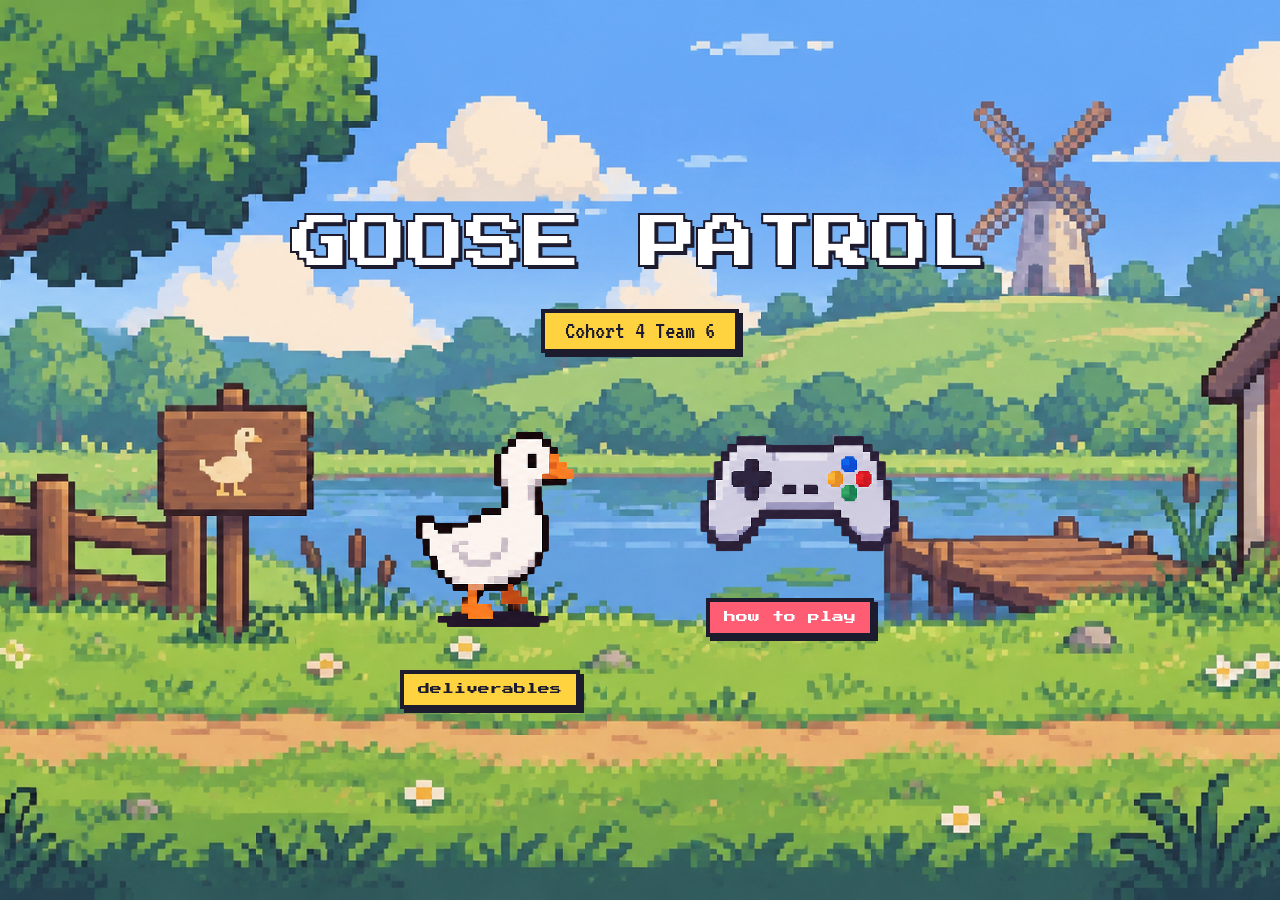
<file: index.html>
<!DOCTYPE html>
<html lang="en">
<head>
    <meta charset="UTF-8">
    <meta name="viewport" content="width=device-width, initial-scale=1.0">
    <title>Our Game</title>
    <link rel="preconnect" href="https://fonts.googleapis.com">
    <link rel="preconnect" href="https://fonts.gstatic.com" crossorigin>
    <link href="https://fonts.googleapis.com/css2?family=Press+Start+2P&family=VT323&display=swap" rel="stylesheet">
    <link rel="stylesheet" href="style.css">
</head>

<body>

    <main class="title-screen">

        <h1>GOOSE PATROL</h1>

        <p>Cohort 4 Team 6</p>

        <div class="link-row">

            <div class="link-item">
                <a href="documents.html" class="goose-link">
                    <span class="sprite">
                        <img src="images/goose1.png" alt="click the image to enter" class="frame frame-a">
                        <img src="images/goose2.png" alt="" aria-hidden="true" class="frame frame-b">
                    </span>
                </a>
                <p>deliverables</p>
            </div>

            <div class="link-item">
                <a href="controls.html" class="goose-link">
                    <span class="sprite">
                        <img src="images/control1.png" alt="click the image to see how to play" class="frame frame-a">
                        <img src="images/control2.png" alt="" aria-hidden="true" class="frame frame-b">
                    </span>
                </a>
                <p>how to play</p>
            </div>

        </div>

    </main>

</body>
</html>
</file>
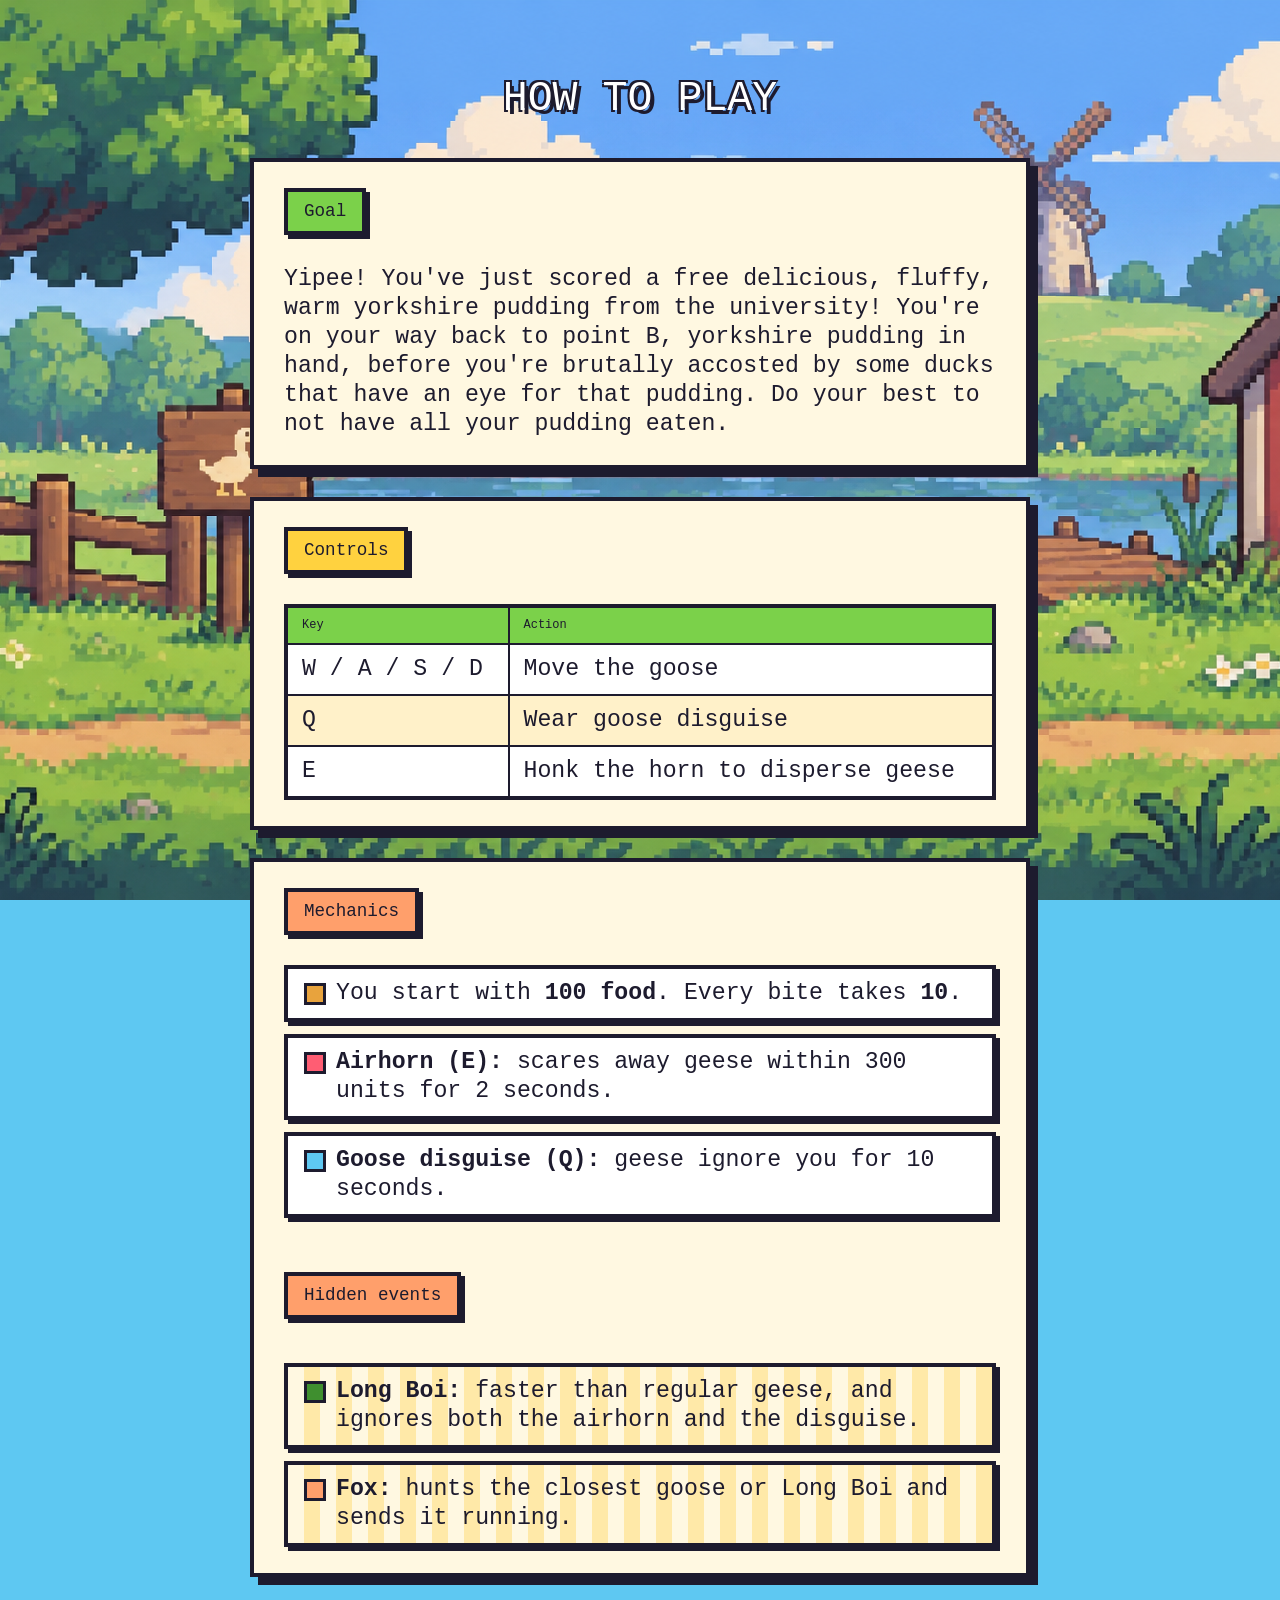
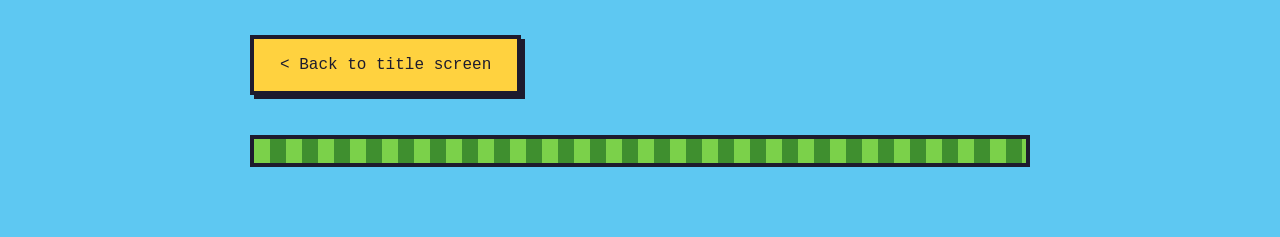
<file: controls.html>
<!DOCTYPE html>
<html lang="en">
<head>
    <meta charset="UTF-8">
    <meta name="viewport" content="width=device-width, initial-scale=1.0">
    <title>How to Play - Goose Patrol</title>
    <link rel="preconnect" href="https://fonts.googleapis.com">
    <link rel="preconnect" href="https://fonts.gstatic.com" crossorigin>
    <link href="https://fonts.googleapis.com/css2?family=Baloo+2:wght@500;700;800&family=Nunito:wght@400;700&display=swap" rel="stylesheet">
    <link rel="stylesheet" href="style.css">
</head>

<body>

    <main class="controls-page">

        <h1>HOW TO PLAY</h1>

        <section class="info-block">
            <h2>Goal</h2>
            <p>Yipee! You've just scored a free delicious, fluffy, warm yorkshire pudding from the university! You're on your way back to point B, yorkshire pudding in hand, before you're brutally accosted by some ducks that have an eye for that pudding. Do your best to not have all your pudding eaten. </p>
        </section>

        <section class="info-block">
            <h2>Controls</h2>
            <table class="controls-table">
                <thead>
                    <tr><th>Key</th><th>Action</th></tr>
                </thead>
                <tbody>
                    <tr><td>W / A / S / D</td><td>Move the goose</td></tr>
                    <tr><td>Q</td><td>Wear goose disguise</td></tr>
                    <tr><td>E</td><td>Honk the horn to disperse geese</td></tr>
                </tbody>
            </table>
        </section>

        <section class="info-block">
            <h2>Mechanics</h2>
            <ul class="mechanics-list">
                <li>You start with <strong>100 food</strong>. Every bite takes <strong>10</strong>.</li>
                <li><strong>Airhorn (E):</strong> scares away geese within 300 units for 2 seconds.</li>
                <li><strong>Goose disguise (Q):</strong> geese ignore you for 10 seconds.</li>
            </ul>

            <p>
                
            </p>

            <h2 class="info-block">Hidden events</h2>
            <ul class="mechanics-list hidden-events">
                <li><strong>Long Boi:</strong> faster than regular geese, and ignores both the airhorn and the disguise.</li>
                <li><strong>Fox:</strong> hunts the closest goose or Long Boi and sends it running.</li>
            </ul>
        </section>

        <a href="index.html" class="back-link">Back to title screen</a>

    </main>

</body>
</html>
</file>
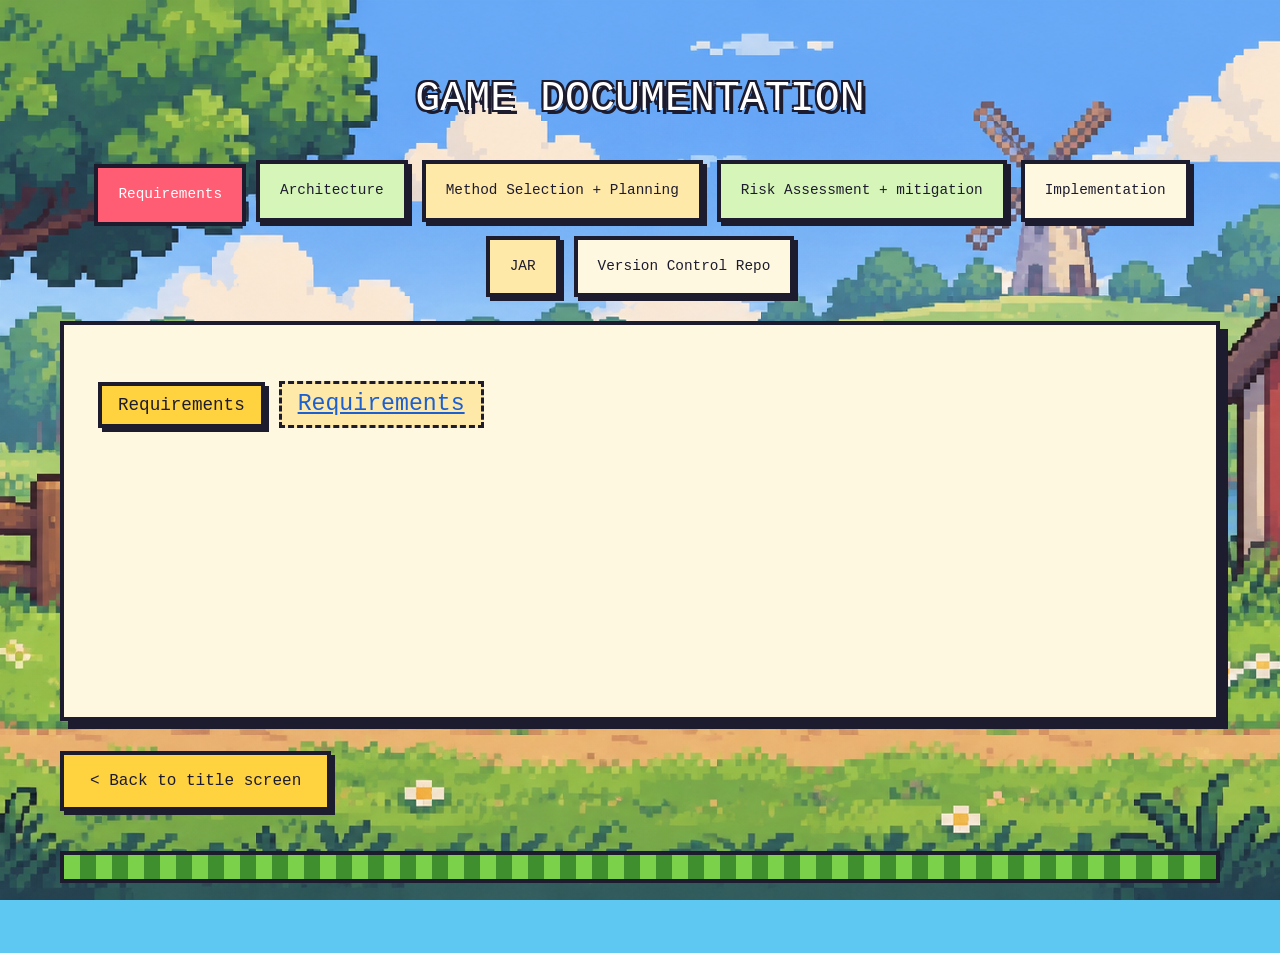
<file: documents.html>
<!DOCTYPE html>
<html lang="en">
<head>
    <meta charset="UTF-8">
    <meta name="viewport" content="width=device-width, initial-scale=1.0">
    <title>Game Documents</title>
    <link rel="preconnect" href="https://fonts.googleapis.com">
    <link rel="preconnect" href="https://fonts.gstatic.com" crossorigin>
    <link href="https://fonts.googleapis.com/css2?family=Baloo+2:wght@500;700;800&family=Nunito:wght@400;700&display=swap" rel="stylesheet">
    <link rel="stylesheet" href="style.css">
</head>

<body>

    <main class="documents-page">

        <h1>GAME DOCUMENTATION</h1>

        <!-- Navigation tabs -->
        <nav class="tab-container">

            <button class="tab active" onclick="openTab(event, 'doc1')">Requirements</button>
            <button class="tab" onclick="openTab(event, 'doc2')">Architecture</button>
            <button class="tab" onclick="openTab(event, 'doc3')">Method Selection + Planning</button>
            <button class="tab" onclick="openTab(event, 'doc4')">Risk Assessment + mitigation</button>
            <button class="tab" onclick="openTab(event, 'doc5')">Implementation</button>
            <button class="tab" onclick="openTab(event, 'doc6')">JAR</button>
            <button class="tab" onclick="openTab(event, 'doc7')">Version Control Repo</button>

        </nav>

        <!-- Document contents -->

        <section id="doc1" class="document-content active">
            <h2>Requirements</h2>
            <p><a href="Documents/Requirements.pdf">Requirements</a></p>
        </section>

        <section id="doc2" class="document-content">
            <h2>Architecture</h2>

            <p><a href="Documents/Architecture.pdf">Architecture</a></p>

            <h3 id="arch-uml">UML diagrams</h3>

            <p>Click an image to open it full size.</p>

            <h3 id="arch-evolution">Design evolution (interim versions)</h3>
            <p>Diagrams are listed oldest to newest.</p>

            <div class="uml-timeline">

            <figure class="uml-figure">
                <figcaption class="uml-title">Stage 0, Figure 1: initial class brainstorm</figcaption>
                <a href="images/stage 0/stage0fig1.png" target="_blank" rel="noopener">
                    <img src="images/stage 0/stage0fig1.png" alt="UML class diagram: Stage 0, Figure 1: initial class brainstorm" class="uml-image">
                </a>

                <a href="images/stage 0/stage0fig2.png" target="_blank" rel="noopener">
                    <img src="images/stage 0/stage0fig2.png" alt="UML class diagram: Stage 0, Figure 2: core entity hierarchy" class="uml-image">
                </a>
            </figure>

            <figure class="uml-figure">
                <figcaption class="uml-title">Stage 0, Figure 3: sequence overview</figcaption>
                <a href="images/stage 0/stage0fig3.png" target="_blank" rel="noopener">
                    <img src="images/stage 0/stage0fig3.png" alt="Stage 0, Figure 3: sequence overview" class="uml-image">
                </a>
            </figure>

            <figure class="uml-figure">
                <figcaption class="uml-title">Stage 1, Figure 1: basic entity implementation</figcaption>
                <a href="images/stage 1/stage1fig1.png" target="_blank" rel="noopener">
                    <img src="images/stage 1/stage1fig1.png" alt="UML class diagram: Stage 1, Figure 1: basic entity implementation" class="uml-image">
                </a>
            </figure>

            <figure class="uml-figure">
                <figcaption class="uml-title">Stage 2, Figure 1: GameMap class</figcaption>
                <a href="images/stage 2/stage2fig1.png" target="_blank" rel="noopener">
                    <img src="images/stage 2/stage2fig1.png" alt="UML class diagram: Stage 2, Figure 1: GameMap class" class="uml-image">
                </a>
            </figure>

            <figure class="uml-figure">
                <figcaption class="uml-title">Stage 2, Figure 2: Entity class hierarchy</figcaption>
                <a href="images/stage 2/stage2fig2.png" target="_blank" rel="noopener">
                    <img src="images/stage 2/stage2fig2.png" alt="UML class diagram: Stage 2, Figure 2: GameMap class" class="uml-image">
                </a>
            </figure>

            <figure class="uml-figure">
                <figcaption class="uml-title">Stage 3, Figure 1: hud class</figcaption>
                <a href="images/stage 3/stage3fig1.png" target="_blank" rel="noopener">
                    <img src="images/stage 3/stage3fig1.png" alt="Stage 3, Figure 1: hud class" class="uml-image">
                </a>
            </figure>

            <figure class="uml-figure">
                <figcaption class="uml-title">Stage 3, Figure 2: inventory hierarchy</figcaption>
                <a href="images/stage 3/stage3fig2.png" target="_blank" rel="noopener">
                    <img src="images/stage 3/stage3fig2.png" alt="Stage 3, Figure 2: inventory hierarchy" class="uml-image">
                </a>
            </figure>

            <figure class="uml-figure">
                <figcaption class="uml-title">Stage 3, Figure 3 / 4: GoalZone class and new NPC entities</figcaption>
                <a href="images/stage 3/stage3fig3.png" target="_blank" rel="noopener">
                    <img src="images/stage 3/stage3fig3.png" alt="Stage 3, Figure 3 / 4: GoalZone class and new NPC entities" class="uml-image">
                </a>
                <a href="images/stage 3/stage3fig4.png" target="_blank" rel="noopener">
                    <img src="images/stage 3/stage3fig4.png" alt="Stage 3, Figure 3 / 4: GoalZone class and new NPC entities" class="uml-image">
                </a>
            </figure>
            
            <figure class="uml-figure">
                <figcaption class="uml-title">Stage 3, Figure 5: hidden event sequence diagram</figcaption>
                <a href="images/stage 3/stage3fig5.png" target="_blank" rel="noopener">
                    <img src="images/stage 3/stage3fig5.png" alt="Stage 3, Figure 5: hidden event sequence diagram" class="uml-image">
                </a>
            </figure>

            <figure class="uml-figure">
                <figcaption class="uml-title">Stage 3, Figure 6: end screen diagram</figcaption>
                <a href="images/stage 3/stage3fig6.png" target="_blank" rel="noopener">
                    <img src="images/stage 3/stage3fig6.png" alt="Stage 3, Figure 6: end screen diagram" class="uml-image">
                </a>
            </figure>
            
            <figure class="uml-figure">
                <figcaption class="uml-title">Stage 4, Figure 1: new useItem() method</figcaption>
                <a href="images/stage 4/stage4fig1.png" target="_blank" rel="noopener">
                    <img src="images/stage 4/stage4fig1.png" alt="Stage 4, Figure 1: new useItem() method" class="uml-image">
                </a>
            </figure>

            <figure class="uml-figure">
                <figcaption class="uml-title">Stage 4, Figure 2: updated GameMap</figcaption>
                <a href="images/stage 4/stage4fig2.png" target="_blank" rel="noopener">
                    <img src="images/stage 4/stage4fig2.png" alt="Stage 4, Figure 2: updated GameMap" class="uml-image">
                </a>
            </figure>

            </div>
        </section>

        <section id="doc3" class="document-content">
            <h2>Method Selection + Planning</h2>

            <p><a href = "Documents/Method Selection and Planning.pdf">Method Selection and Planning</a></p>

            <h3 id="plan">Project plan: weekly Gantt snapshots</h3>
            <p>Snapshots are listed oldest to newest. Click an image to open it full size.</p>

            <div class="gantt-timeline">

            <figure class="gantt-snapshot">
                <figcaption class="gantt-date">Snapshot 1: Tue 6 October 2026</figcaption>
                <a href="images/gantt 6_10.png" target="_blank" rel="noopener">
                    <img src="images/gantt 6_10.png" alt="Gantt chart snapshot taken on Tue 6 October 2026" class="gantt-image">
                </a>
            </figure>

            <figure class="gantt-snapshot">
                <figcaption class="gantt-date">Snapshot 2: Wed 7 October 2026</figcaption>
                <a href="images/gantt 7_10.png" target="_blank" rel="noopener">
                    <img src="images/gantt 7_10.png" alt="Gantt chart snapshot taken on Wed 7 October 2026" class="gantt-image">
                </a>
            </figure>

            <figure class="gantt-snapshot">
                <figcaption class="gantt-date">Snapshot 3: Mon 12 October 2026</figcaption>
                <a href="images/gantt 12_10.png" target="_blank" rel="noopener">
                    <img src="images/gantt 12_10.png" alt="Gantt chart snapshot taken on Mon 12 October 2026" class="gantt-image">
                </a>
            </figure>

            <figure class="gantt-snapshot">
                <figcaption class="gantt-date">Snapshot 4: Wed 14 October 2026</figcaption>
                <a href="images/gantt 14_10.png" target="_blank" rel="noopener">
                    <img src="images/gantt 14_10.png" alt="Gantt chart snapshot taken on Wed 14 October 2026" class="gantt-image">
                </a>
            </figure>

            <figure class="gantt-snapshot">
                <figcaption class="gantt-date">Snapshot 5: Mon 19 October 2026</figcaption>
                <a href="images/gantt 19_10.png" target="_blank" rel="noopener">
                    <img src="images/gantt 19_10.png" alt="Gantt chart snapshot taken on Mon 19 October 2026" class="gantt-image">
                </a>
            </figure>

            <figure class="gantt-snapshot">
                <figcaption class="gantt-date">Snapshot 6: Mon 26 October 2026</figcaption>
                <a href="images/gantt 26_10.png" target="_blank" rel="noopener">
                    <img src="images/gantt 26_10.png" alt="Gantt chart snapshot taken on Mon 26 October 2026" class="gantt-image">
                </a>
            </figure>

            <figure class="gantt-snapshot">
                <figcaption class="gantt-date">Snapshot 7: Mon 9 November 2026</figcaption>
                <a href="images/gantt 9_11.png" target="_blank" rel="noopener">
                    <img src="images/gantt 9_11.png" alt="Gantt chart snapshot taken on Mon 9 November 2026" class="gantt-image">
                </a>
            </figure>

            </div>

        </section>

        <section id="doc4" class="document-content">
            <h2>Risk Assessment + Mitigation</h2>
            <p><a href = "Documents/Risk Assessment and Mitigation.pdf">Risk Assessment and Mitigation</a></p>
        </section>

        <section id="doc5" class="document-content">
            <h2>Implementation</h2>
            <p><a href="Documents/Implementation.pdf">Implementation</a></p>
        </section>

        <section id="doc6" class="document-content">
            <h2>JAR</h2>
            <p><a href="https://github.com/samantha-hanson/ENG1-game/releases/download/v1.0-assessment1-Executable-.jar-file/Cohort-4-Group-6.jar">Download the game (executable JAR)</a></p>
        </section>

        <section id="doc7" class="document-content">
            <h2>Version Control Repo</h2>
            <p><a href="https://github.com/samantha-hanson/ENG1-game.git">Github Repo</a></p>
        </section>
        

        <a href="index.html" class="back-link">Back to title screen</a>

    </main>

    <script>
        function openTab(event, documentId) {

            // Hide all documents
            const documents = document.querySelectorAll(
                ".document-content"
            );

            documents.forEach(doc => {
                doc.classList.remove("active");
            });

            // Remove active state from all tabs
            const tabs = document.querySelectorAll(".tab");

            tabs.forEach(tab => {
                tab.classList.remove("active");
            });

            // Show selected document
            document.getElementById(documentId)
                .classList.add("active");

            // Highlight selected tab
            event.currentTarget.classList.add("active");
        }
    </script>

</body>
</html>
</file>
<file: style.css>
/* GOOSE PATROL - 16-bit theme. Fonts (Press Start 2P + VT323) are linked in each page's <head>. */

:root {
    --sky: #5ec8f2;
    --grass: #7bd14a;
    --grass-dark: #3f8f2f;
    --sunny: #ffd23f;
    --peach: #ff9f6b;
    --coral: #ff5d73;
    --pudding: #e8a33d;
    --ink: #1d1b2e;
    --ink-soft: #4b4a63;
    --card: #fff8e1;
    --border: #1d1b2e;
    --shadow: 8px 8px 0 var(--border);
    --shadow-small: 4px 4px 0 var(--border);
    --font-display: "Press Start 2P", "Courier New", monospace;
    --font-body: "VT323", "Courier New", monospace;
}

* { box-sizing: border-box; }

img { image-rendering: pixelated; }

body {
    margin: 0;
    font-family: var(--font-body);
    font-size: 1.45rem;
    line-height: 1.25;
    color: var(--ink);
    background: var(--sky) url("images/background.png") center / cover no-repeat fixed;
    image-rendering: pixelated;
}

h1, h2, h3, h4 { font-family: var(--font-display); line-height: 1.5; font-weight: 400; }

h1 {
    font-size: clamp(1.4rem, 5vw, 2.6rem);
    color: #fff;
    text-shadow: 4px 4px 0 var(--ink), -2px -2px 0 var(--ink), 2px -2px 0 var(--ink), -2px 2px 0 var(--ink);
}
h2 { font-size: 1.1rem; }
h3 { font-size: 0.9rem; }
h4 { font-size: 0.8rem; }

a { color: #1c5fd1; }
a:focus-visible, .tab:focus-visible { outline: 4px solid var(--coral); outline-offset: 4px; }

/* ---------- Title screen ---------- */

.title-screen {
    min-height: 100vh;
    display: flex;
    flex-direction: column;
    align-items: center;
    justify-content: center;
    text-align: center;
    padding: 30px 20px 60px;
}

.title-screen h1 { font-size: clamp(1.8rem, 7vw, 3.6rem); margin-bottom: 0.4em; }

.title-screen > p {
    font-size: 1.6rem;
    background: var(--sunny);
    border: 4px solid var(--border);
    padding: 2px 20px;
    box-shadow: var(--shadow-small);
    margin-top: 0;
}

.link-row { display: flex; flex-wrap: wrap; justify-content: center; gap: 50px; margin-top: 30px; }

.link-item { position: relative; display: flex; flex-direction: column; align-items: center; }

.goose-link { display: inline-block; }

/* two-frame sprite: frame 2 sits on top and blinks on and off */
.sprite { position: relative; display: block; width: 250px; }
.sprite .frame { display: block; width: 100%; height: auto; }
.sprite .frame-a { animation: sprite-flip-a 0.8s steps(1, end) infinite; }
.sprite .frame-b {
    position: absolute;
    inset: 0;
    opacity: 0;
    animation: sprite-flip-b 0.8s steps(1, end) infinite;
}
.goose-link:hover .frame,
.goose-link:focus-visible .frame { animation-duration: 0.3s; }
.goose-link:hover .sprite { transform: translateY(-8px); }

/* the two frames take turns: A is shown first half, B second half */
@keyframes sprite-flip-a {
    0%   { opacity: 1; }
    50%  { opacity: 0; }
}
@keyframes sprite-flip-b {
    0%   { opacity: 0; }
    50%  { opacity: 1; }
}

.link-item p {
    font-family: var(--font-display);
    font-size: 0.75rem;
    background: var(--sunny);
    border: 4px solid var(--border);
    padding: 8px 14px;
    box-shadow: var(--shadow-small);
    margin: 16px 0 0;
}
.link-item:nth-child(2) p { background: var(--coral); color: #fff; }

/* ---------- Controls page ---------- */

.controls-page, .documents-page { min-height: 100vh; padding: 40px 20px 70px; margin: 0 auto; }
.controls-page { max-width: 820px; }
.documents-page { max-width: 1200px; }
.controls-page h1, .documents-page h1 { text-align: center; }

.info-block {
    margin: 28px 0;
    padding: 26px 30px;
    background: var(--card);
    border: 4px solid var(--border);
    box-shadow: var(--shadow);
}

.info-block h2 {
    margin-top: 0;
    display: inline-block;
    background: var(--grass);
    border: 4px solid var(--border);
    padding: 6px 16px;
    box-shadow: var(--shadow-small);
}
.info-block:nth-of-type(2) h2 { background: var(--sunny); }
.info-block:nth-of-type(3) h2 { background: var(--peach); }
.info-block p { margin: 14px 0 0; }

/* ---------- Tables ---------- */

.controls-table { width: 100%; border-collapse: collapse; border: 4px solid var(--border); background: #fff; }
.controls-table th, .controls-table td { padding: 10px 14px; text-align: left; border: 2px solid var(--border); }
.controls-table th { background: var(--grass); font-family: var(--font-display); font-size: 0.75rem; font-weight: 400; }
.controls-table tbody tr:nth-child(even) { background: #fff1c9; }
.controls-table tbody tr:hover { background: #d6f5b8; }
.controls-table td:first-child { white-space: nowrap; }

/* ---------- Mechanics list ---------- */

.mechanics-list { list-style: none; margin: 16px 0 0; padding: 0; display: grid; gap: 12px; }

.mechanics-list li {
    position: relative;
    padding: 10px 16px 10px 48px;
    background: #fff;
    border: 4px solid var(--border);
    box-shadow: var(--shadow-small);
}

/* square pixel bullets */
.mechanics-list li::before {
    content: "";
    position: absolute;
    left: 16px;
    top: 14px;
    width: 16px;
    height: 16px;
    background: var(--pudding);
    border: 3px solid var(--border);
}
.mechanics-list li:nth-child(2)::before { background: var(--coral); }
.mechanics-list li:nth-child(3)::before { background: var(--sky); }

.info-block h2 + *, .info-block h3 + * { margin-top: 16px; }

/* any heading that follows a list gets space above it so it doesn't stick to the section before */
.info-block ul + h2,
.info-block ul + h3,
.info-block p + h2,
.info-block p + h3,
.info-block .hidden-title { margin-top: 40px; }

.info-block h3 {
    display: inline-block;
    background: var(--peach);
    border: 4px solid var(--border);
    padding: 6px 16px;
    box-shadow: var(--shadow-small);
    font-size: 1.1rem;
}
.hidden-title::after { content: " ???"; }

.hidden-events li {
    background: repeating-linear-gradient(90deg, #fff8e1 0 16px, #ffe9a8 16px 32px);
}
.hidden-events li:nth-child(1)::before { background: var(--grass-dark); }
.hidden-events li:nth-child(2)::before { background: var(--peach); }

/* ---------- Documents page ---------- */

.tab-container { display: flex; justify-content: center; flex-wrap: wrap; gap: 14px; margin: 30px 0 24px; }

.tab {
    font-family: var(--font-display);
    font-size: 0.9rem;
    line-height: 1.5;
    padding: 16px 20px;
    color: var(--ink);
    background: var(--card);
    border: 4px solid var(--border);
    box-shadow: var(--shadow-small);
    cursor: pointer;
}
.tab:nth-child(2n) { background: #d6f5b8; }
.tab:nth-child(3n) { background: #ffe9a8; }
.tab:hover { background: var(--sunny); transform: translateY(-4px); }
.tab.active { background: var(--coral); color: #fff; box-shadow: none; transform: translate(4px, 4px); }

.document-content {
    display: none;
    padding: 32px 34px;
    min-height: 400px;
    background: var(--card);
    border: 4px solid var(--border);
    box-shadow: var(--shadow);
}
.document-content.active { display: block; }

.document-content h2 {
    margin-top: 0;
    display: inline-block;
    background: var(--sunny);
    border: 4px solid var(--border);
    padding: 6px 16px;
    box-shadow: var(--shadow-small);
}

#doc2 h3, #doc3 h3 {
    margin-top: 34px;
    display: inline-block;
    background: #bfe9ff;
    border: 3px solid var(--border);
    padding: 4px 12px;
}
#doc2 h4 { margin-top: 26px; color: var(--ink-soft); }

/* placeholder text looks like a to-do note */
.document-content > p:only-of-type {
    display: inline-block;
    padding: 6px 16px;
    background: #ffe9a8;
    border: 3px dashed var(--border);
}

/* ---------- Back link ---------- */

.back-link {
    display: inline-block;
    margin-top: 30px;
    padding: 16px 26px;
    font-family: var(--font-display);
    font-size: 1rem;
    text-decoration: none;
    color: var(--ink);
    background: var(--sunny);
    border: 4px solid var(--border);
    box-shadow: var(--shadow-small);
}
.back-link::before { content: "< "; }
.back-link:hover { background: var(--peach); transform: translateY(-4px); }

/* ---------- Gantt + UML figures ---------- */

.gantt-timeline, .uml-timeline { display: flex; flex-direction: column; gap: 30px; margin: 20px 0 30px; }

.gantt-snapshot, .uml-figure {
    margin: 0 0 20px;
    padding: 18px;
    background: #fff;
    border: 4px solid var(--border);
    box-shadow: var(--shadow-small);
}
.gantt-snapshot { margin: 0; }
.gantt-snapshot:hover, .uml-figure:hover { transform: translateY(-4px); }

.gantt-date, .uml-title {
    display: inline-block;
    margin-bottom: 12px;
    padding: 8px 16px;
    font-family: var(--font-display);
    font-size: 1rem;
    line-height: 1.5;
    background: var(--grass);
    border: 3px solid var(--border);
}
.uml-title { background: #d6f5b8; }

.gantt-image, .uml-image { display: block; max-width: 100%; height: auto; border: 3px solid var(--border); }
.uml-image { max-height: 700px; width: auto; }

/* ---------- Pixel grass strip (no emojis) ---------- */

.controls-page::after, .documents-page::after {
    content: "";
    display: block;
    height: 24px;
    margin-top: 40px;
    border: 4px solid var(--border);
    background: repeating-linear-gradient(90deg, var(--grass) 0 16px, var(--grass-dark) 16px 32px);
}

/* ---------- Small screens + reduced motion ---------- */

@media (max-width: 600px) {
    .info-block, .document-content { padding: 20px; }
    .sprite { width: 180px; }
    .link-row { gap: 30px; }
    .tab { font-size: 0.7rem; padding: 12px; }
    .controls-table th, .controls-table td { padding: 8px; font-size: 1.2rem; }
}

@media (prefers-reduced-motion: reduce) {
    * { animation: none !important; transition: none !important; }
}
</file>
